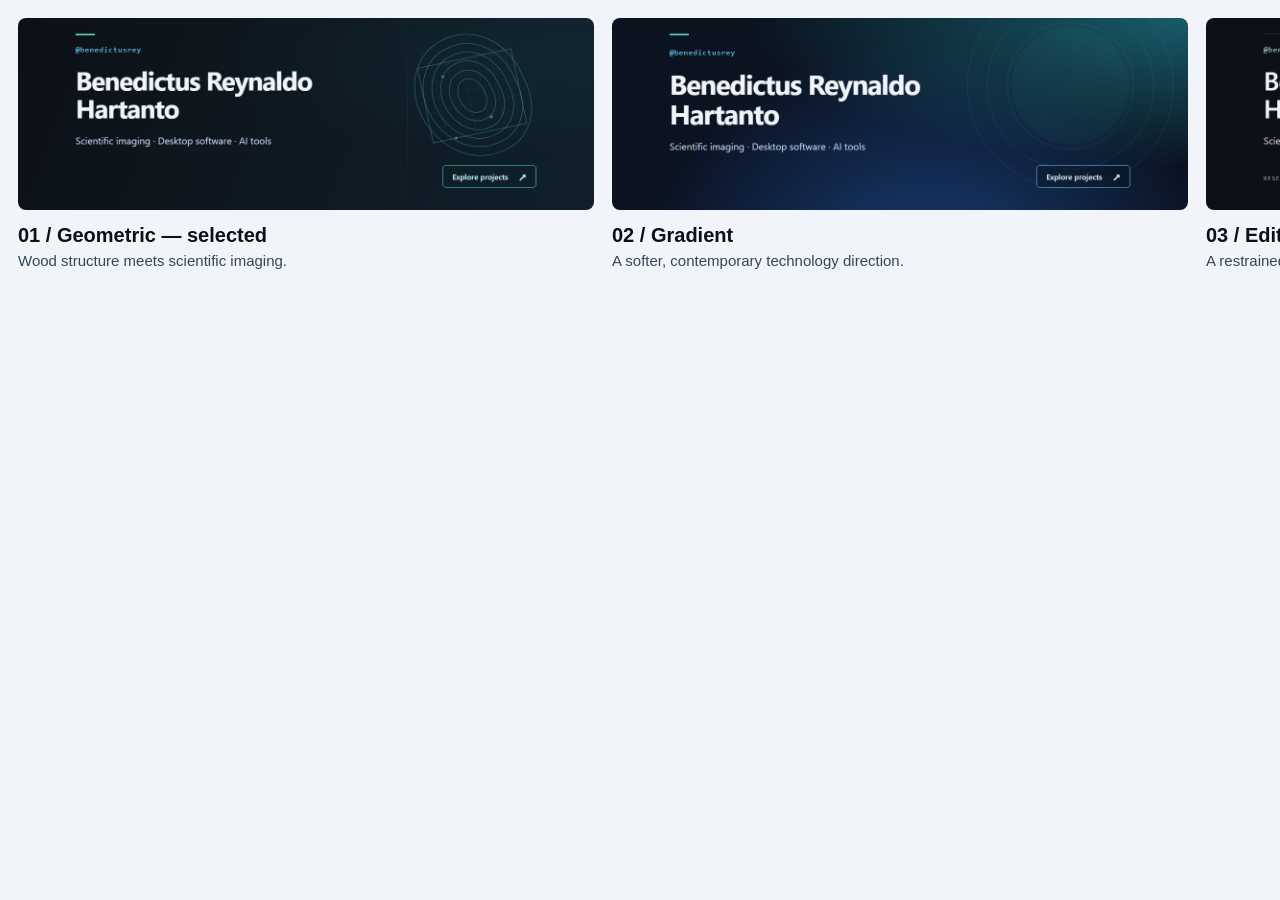
<file: assets/banners/profile/index.html>
<!doctype html><html lang="en"><head><meta charset="utf-8"><title>Profile banner directions</title><style>*{box-sizing:border-box}body{margin:0;background:#f1f5f9;color:#0d1117;font-family:Segoe UI,Arial,sans-serif}.gallery{display:flex;width:1800px;gap:18px;padding:18px}.option{width:576px}.option img{display:block;width:576px;height:192px;border-radius:8px}.option h2{font-size:20px;margin:14px 0 5px}.option p{font-size:15px;margin:0;color:#344657}</style></head><body><main class="gallery"><section class="option"><img src="geometric-1200x400.png" alt="Geometric banner"><h2>01 / Geometric — selected</h2><p>Wood structure meets scientific imaging.</p></section><section class="option"><img src="gradient-1200x400.png" alt="Gradient banner"><h2>02 / Gradient</h2><p>A softer, contemporary technology direction.</p></section><section class="option"><img src="editorial-1200x400.png" alt="Editorial banner"><h2>03 / Editorial</h2><p>A restrained, research-led composition.</p></section></main></body></html>
</file>
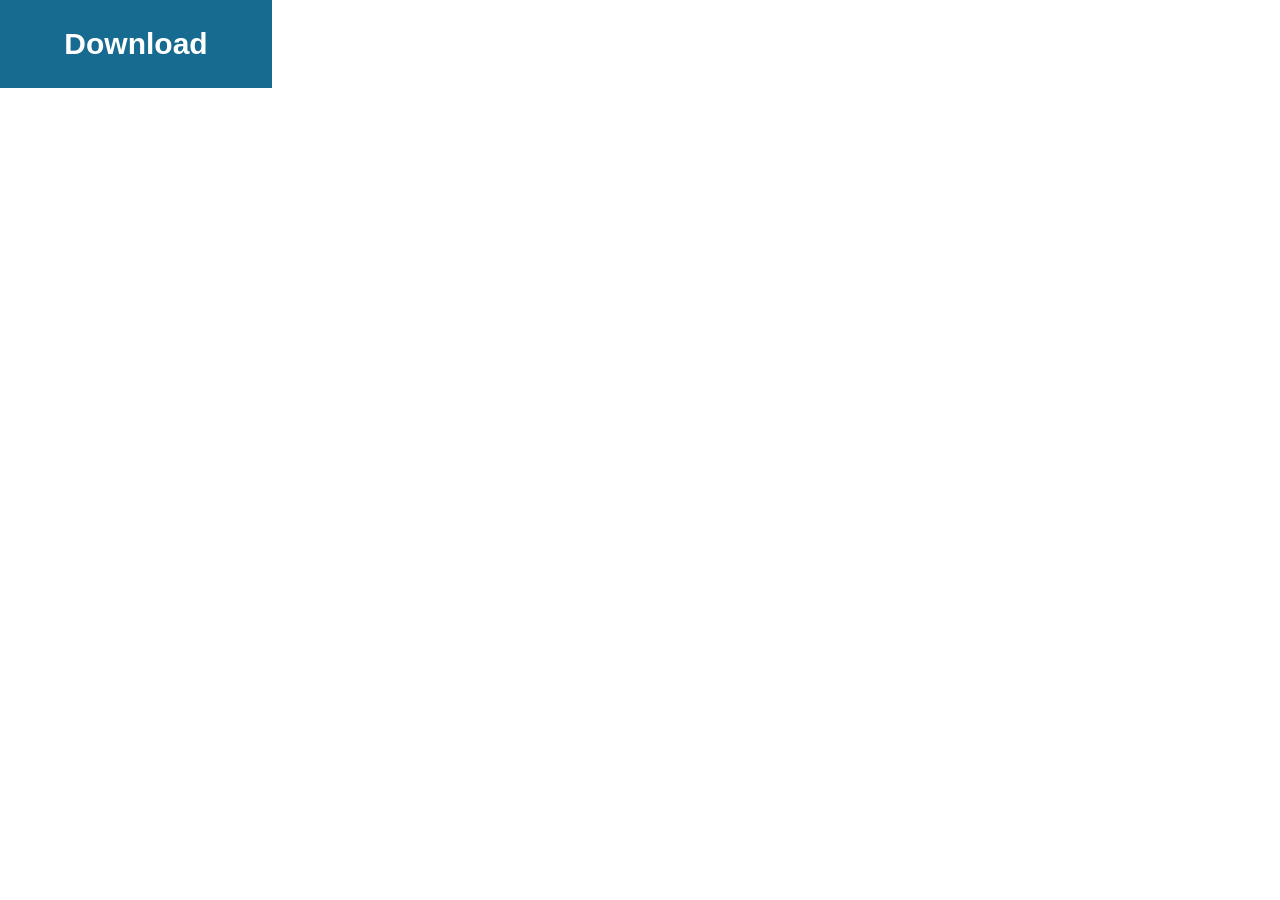
<file: assets/download.html>
<!doctype html><html lang="en"><head><meta charset="utf-8"><title>Download button</title><style>*{box-sizing:border-box}html,body{margin:0;width:272px;height:88px;overflow:hidden}a{display:flex;width:272px;height:88px;align-items:center;justify-content:center;background:#176b91;color:#fff;font:600 30px "Segoe UI",Arial,sans-serif;text-decoration:none}</style></head><body><a href="https://github.com/benedictusrey">Download</a></body></html>
</file>
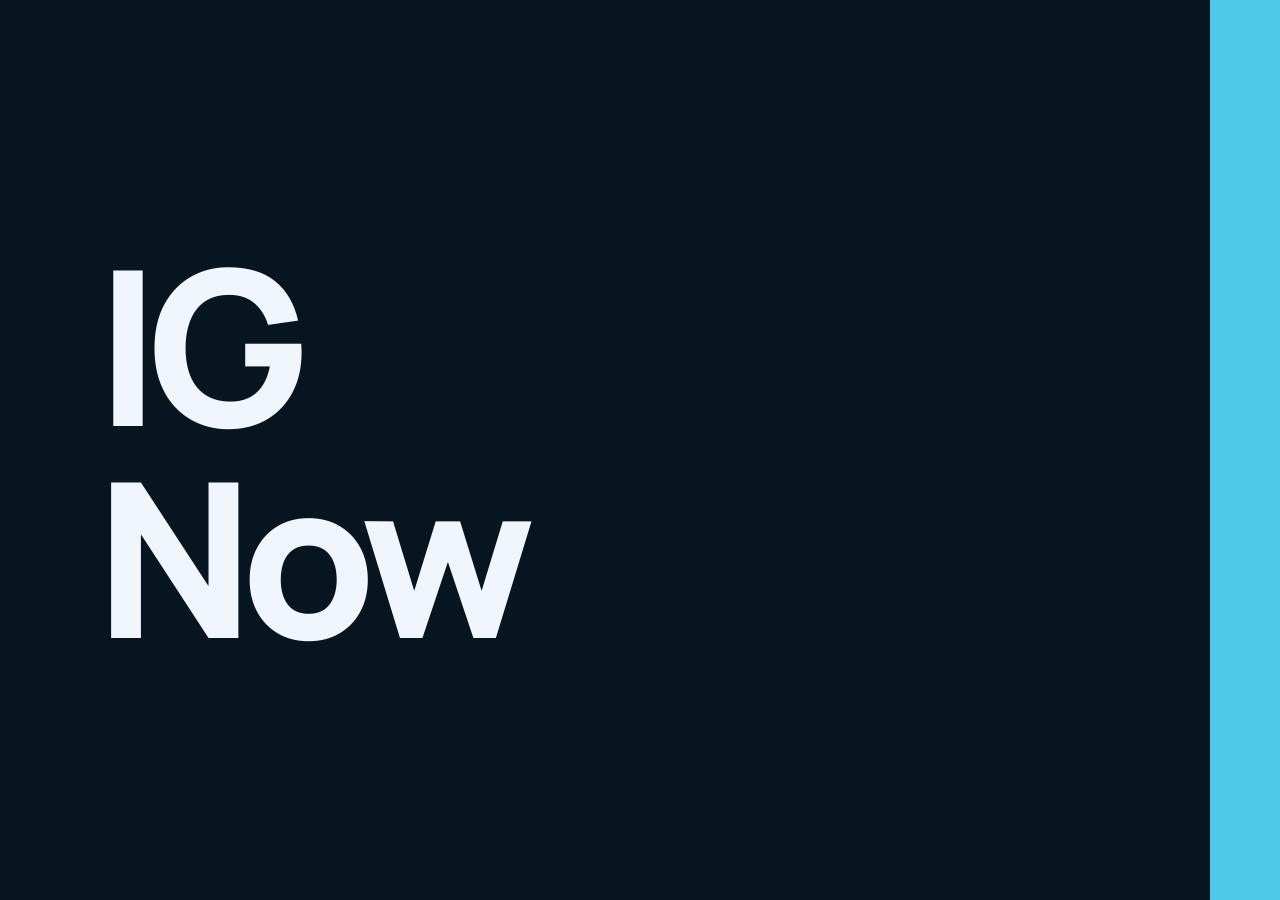
<file: assets/projects/cover.html>
<!doctype html>
<html lang="en">
<head>
  <meta charset="utf-8">
  <title>Project cover source</title>
  <style>
    @font-face {
      font-family: Manrope;
      src: url("fonts/Manrope.ttf") format("truetype");
      font-weight: 200 800;
      font-display: block;
    }
    :root {
      --navy: #071521;
      --surface: #15283a;
      --ink: #f0f6fc;
      --cyan: #50c8e8;
      --wood: #b88a50;
    }
    * { box-sizing: border-box; }
    body { margin: 0; }
    main {
      width: 1800px;
      height: 900px;
      display: grid;
      grid-template-columns: 1210px 590px;
      background: var(--navy);
      color: var(--ink);
    }
    h1 {
      align-self: center;
      margin: 0;
      padding: 0 96px;
      font: 800 216px/.98 Manrope, sans-serif;
      letter-spacing: -.055em;
    }
    h1 span { display: block; }
    figure {
      margin: 0;
      display: grid;
      place-items: center;
      background: var(--cyan);
    }
    img { width: 380px; height: 380px; object-fit: contain; }
  </style>
</head>
<body>
  <main aria-label="Project artwork">
    <h1></h1>
    <figure><img alt=""></figure>
  </main>
  <script>
    const projects = {
      "ig-now": ["IG", "Now"],
      "whatsnow": ["Whats", "Now"],
      "tubenow": ["Tube", "Now"],
      "tiktok-now": ["TikTok", "Now"],
      "x-now": ["X", "Now"],
      "tweak4windows": ["Tweak4", "Windows"]
    };
    const slug = new URLSearchParams(location.search).get("project") || "ig-now";
    if (!Object.hasOwn(projects, slug)) throw new Error("Unknown project");
    const words = projects[slug];
    document.title = `${words.join(" ")} project artwork`;
    for (const word of words) {
      const line = document.createElement("span");
      line.textContent = word;
      document.querySelector("h1").append(line);
    }
    document.querySelector("img").src = `../apps/${slug}.png`;
    document.querySelector("img").alt = `${words.join(" ")} app mark`;
  </script>
</body>
</html>
</file>
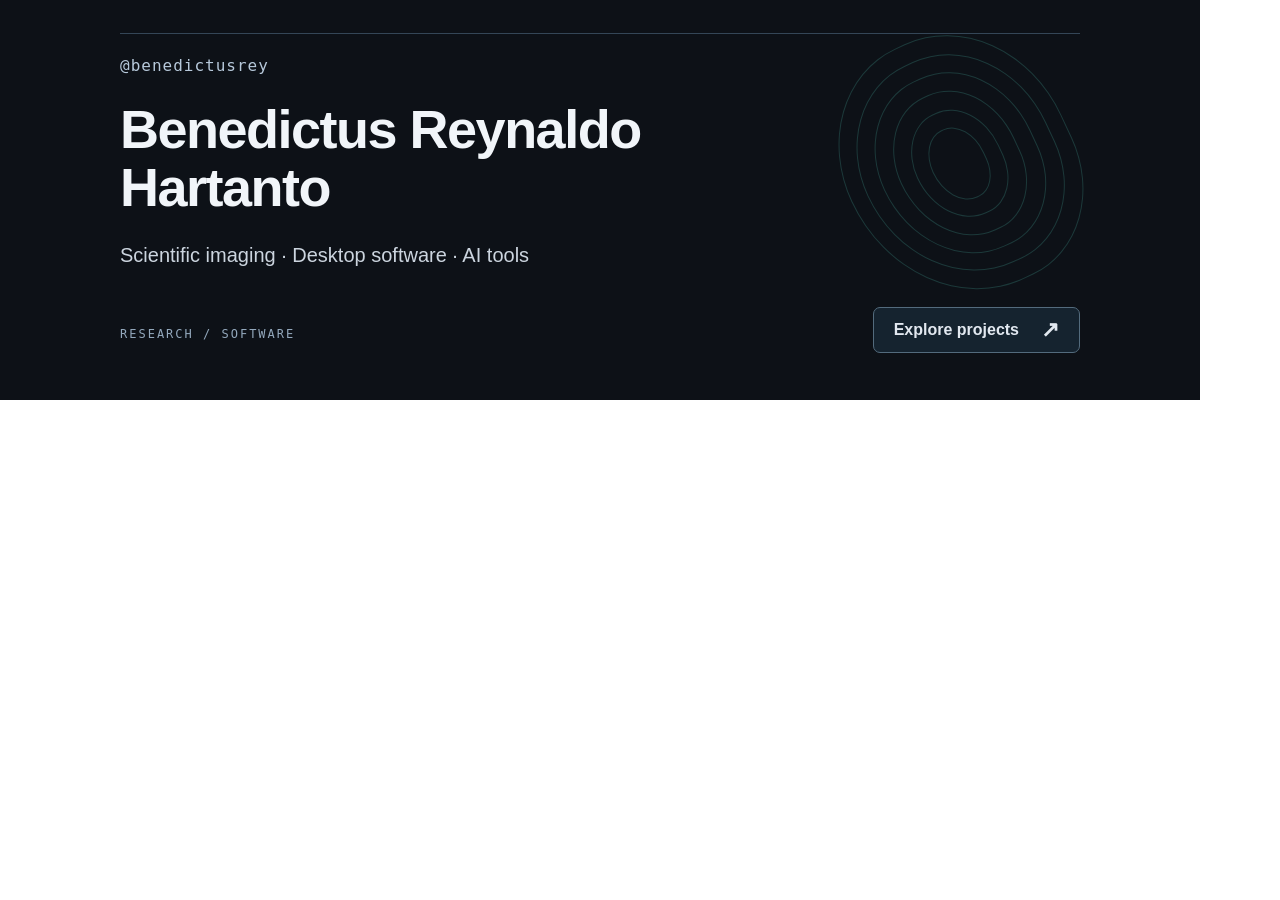
<file: assets/banners/profile/editorial-1200x400.html>
<!doctype html><html lang="en"><head><meta charset="utf-8"><title>Editorial — Benedictus Reynaldo Hartanto</title><link rel="stylesheet" href="styles.css"></head><body><main class="banner editorial" aria-label="Benedictus Reynaldo Hartanto — Scientific imaging, desktop software, AI tools"><div class="rule"></div><div class="content"><p class="handle">@benedictusrey</p><h1 class="name"><span>Benedictus Reynaldo</span><span>Hartanto</span></h1><p class="description">Scientific imaging · Desktop software · AI tools</p></div><div class="motif" aria-hidden="true"><i class="ring r1"></i><i class="ring r2"></i><i class="ring r3"></i><i class="ring r4"></i><i class="ring r5"></i><i class="ring r6"></i><div class="scan"></div><i class="point p1"></i><i class="point p2"></i><i class="point p3"></i></div><div class="cta">Explore projects <span>↗</span></div></main></body></html>
</file>
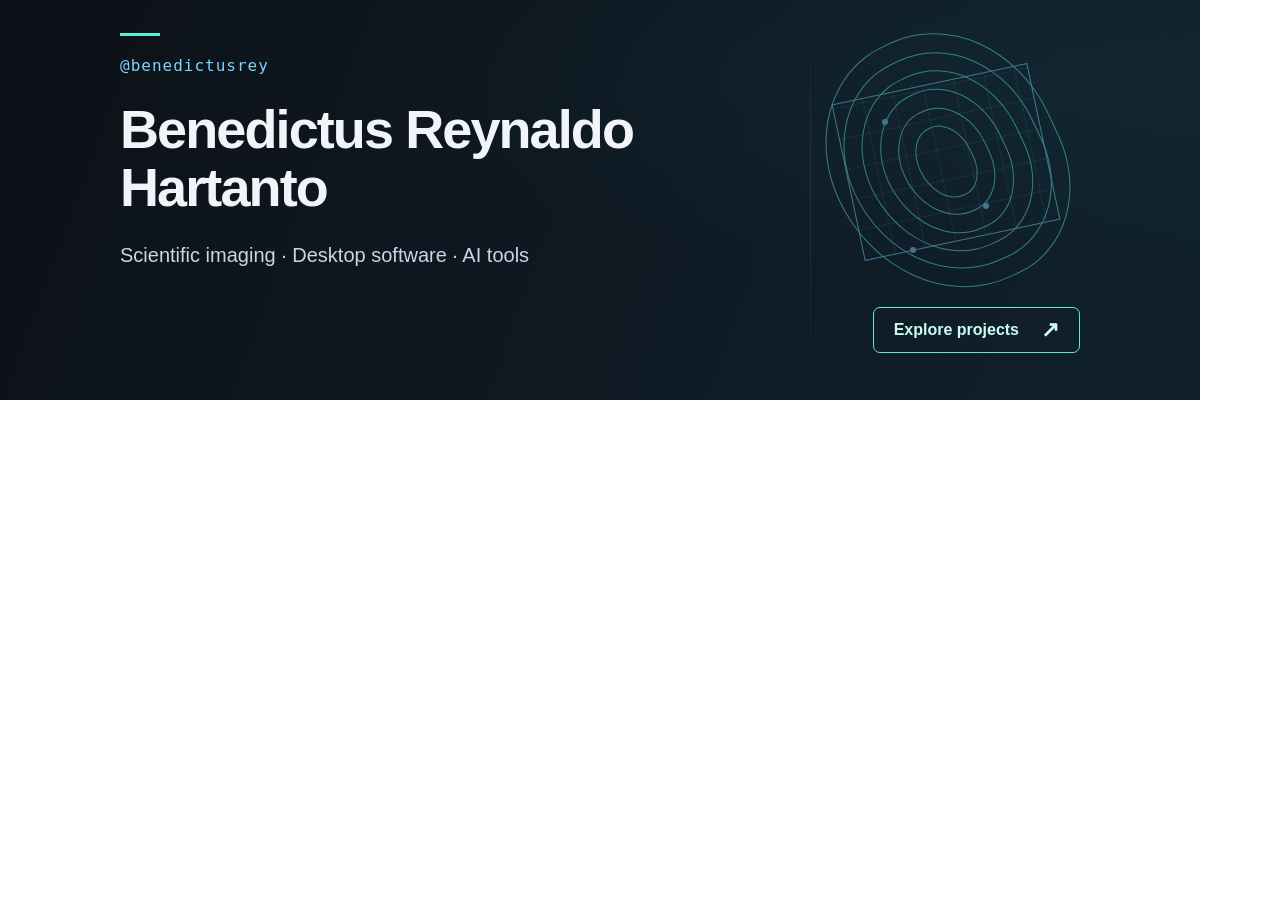
<file: assets/banners/profile/geometric-1200x400.html>
<!doctype html><html lang="en"><head><meta charset="utf-8"><title>Geometric — Benedictus Reynaldo Hartanto</title><link rel="stylesheet" href="styles.css"></head><body><main class="banner geometric" aria-label="Benedictus Reynaldo Hartanto — Scientific imaging, desktop software, AI tools"><div class="rule"></div><div class="content"><p class="handle">@benedictusrey</p><h1 class="name"><span>Benedictus Reynaldo</span><span>Hartanto</span></h1><p class="description">Scientific imaging · Desktop software · AI tools</p></div><div class="motif" aria-hidden="true"><i class="ring r1"></i><i class="ring r2"></i><i class="ring r3"></i><i class="ring r4"></i><i class="ring r5"></i><i class="ring r6"></i><div class="scan"></div><i class="point p1"></i><i class="point p2"></i><i class="point p3"></i></div><div class="cta">Explore projects <span>↗</span></div></main></body></html>
</file>
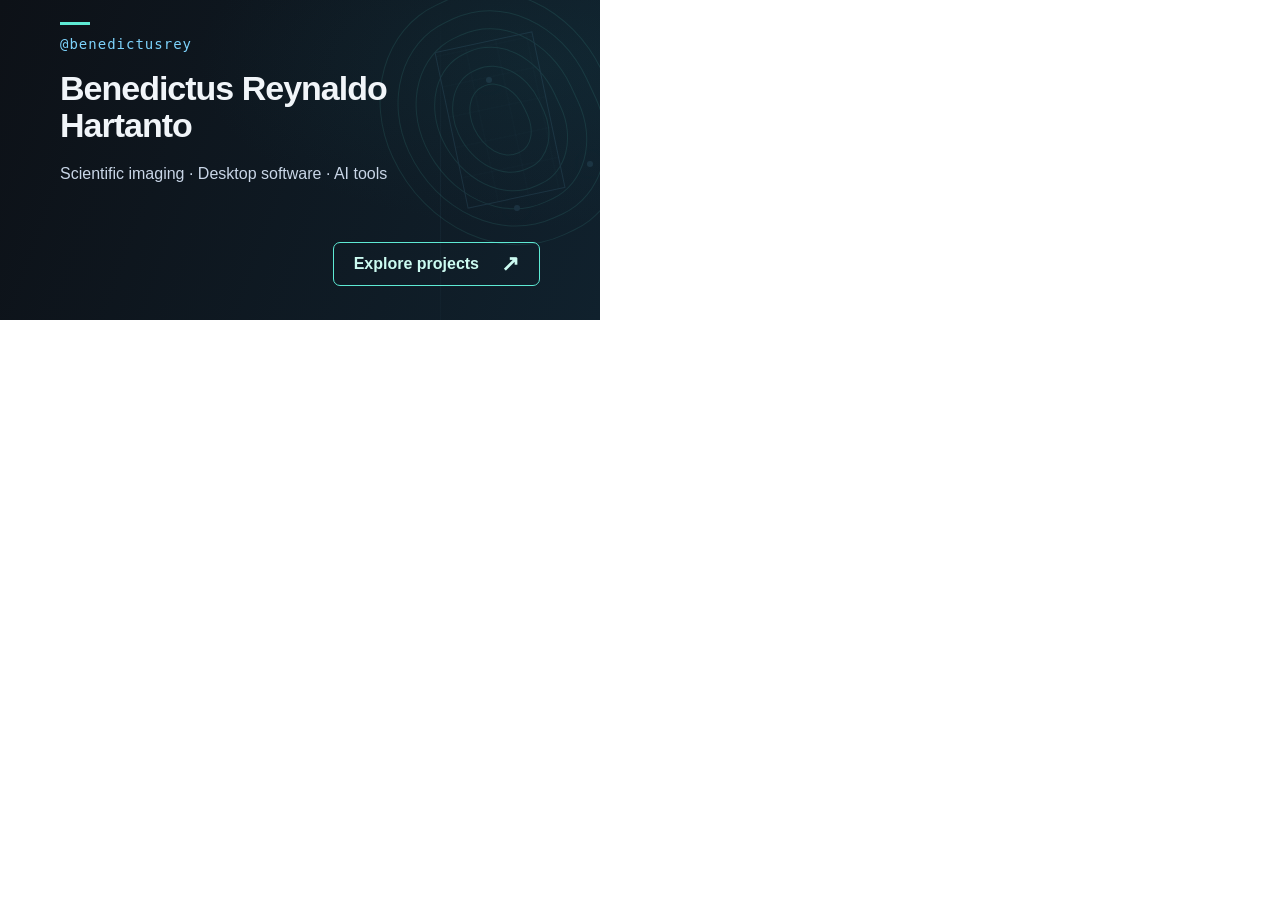
<file: assets/banners/profile/geometric-600x320.html>
<!doctype html><html lang="en"><head><meta charset="utf-8"><title>Geometric — Benedictus Reynaldo Hartanto</title><link rel="stylesheet" href="styles.css"><style>html,body{width:600px;height:320px}.banner{width:600px;height:320px}.content{left:60px;top:36px}.handle{font-size:14px;margin-bottom:18px}.name{font-size:34px;letter-spacing:-1px;line-height:1.1}.description{font-size:16px;margin-top:17px}.cta{right:60px;bottom:34px;height:44px;font-size:16px}.rule{left:60px;top:22px;width:30px}.geometric .motif{right:0;top:5px;width:200px;height:230px;opacity:.10}.geometric:after{left:440px;opacity:.4}</style></head><body><main class="banner geometric" aria-label="Benedictus Reynaldo Hartanto — Scientific imaging, desktop software, AI tools"><div class="rule"></div><div class="content"><p class="handle">@benedictusrey</p><h1 class="name"><span>Benedictus Reynaldo</span><span>Hartanto</span></h1><p class="description">Scientific imaging · Desktop software · AI tools</p></div><div class="motif" aria-hidden="true"><i class="ring r1"></i><i class="ring r2"></i><i class="ring r3"></i><i class="ring r4"></i><i class="ring r5"></i><i class="ring r6"></i><div class="scan"></div><i class="point p1"></i><i class="point p2"></i><i class="point p3"></i></div><div class="cta">Explore projects <span>↗</span></div></main></body></html>
</file>
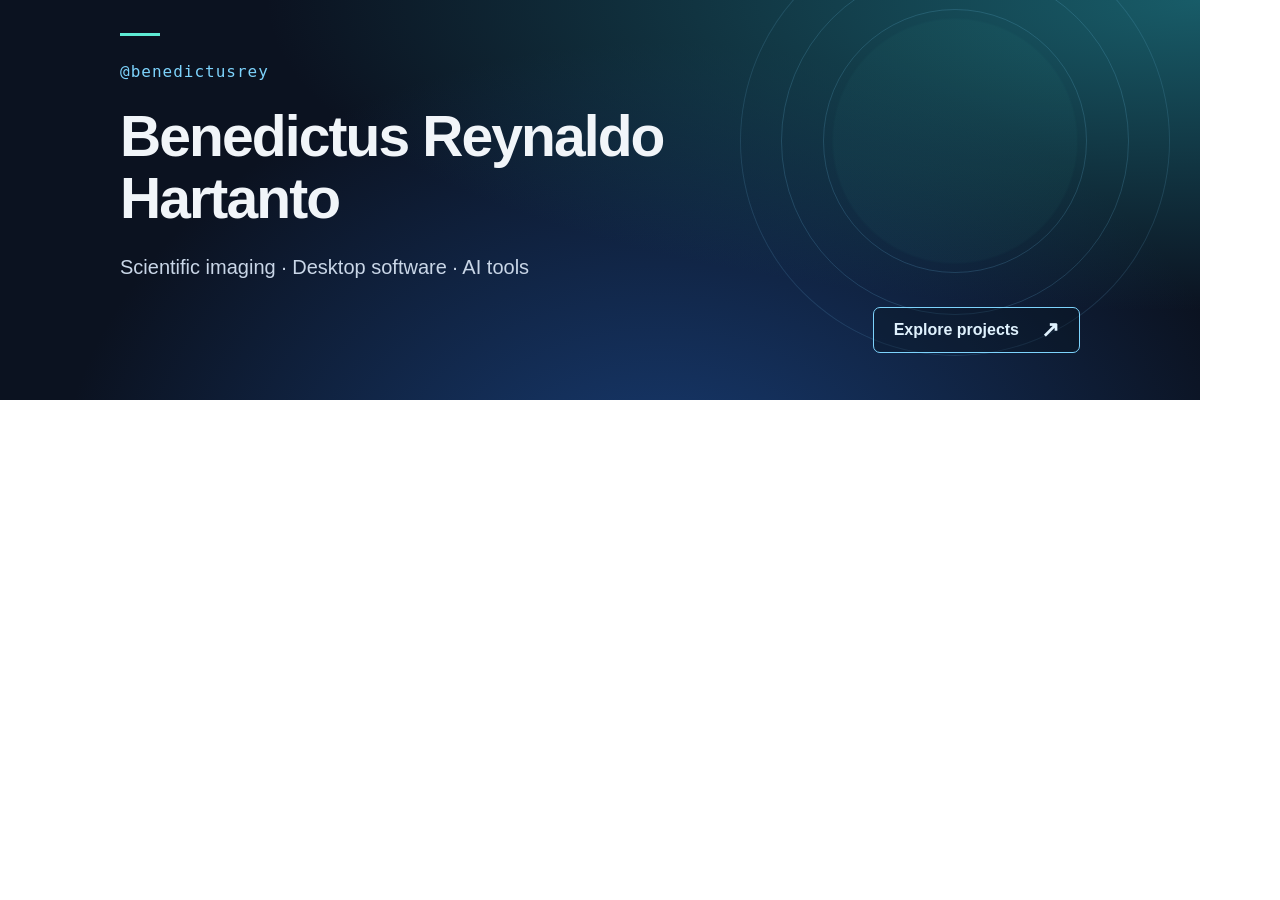
<file: assets/banners/profile/gradient-1200x400.html>
<!doctype html><html lang="en"><head><meta charset="utf-8"><title>Gradient — Benedictus Reynaldo Hartanto</title><link rel="stylesheet" href="styles.css"></head><body><main class="banner gradient" aria-label="Benedictus Reynaldo Hartanto — Scientific imaging, desktop software, AI tools"><div class="rule"></div><div class="content"><p class="handle">@benedictusrey</p><h1 class="name"><span>Benedictus Reynaldo</span><span>Hartanto</span></h1><p class="description">Scientific imaging · Desktop software · AI tools</p></div><div class="motif" aria-hidden="true"><i class="ring r1"></i><i class="ring r2"></i><i class="ring r3"></i><i class="ring r4"></i><i class="ring r5"></i><i class="ring r6"></i><div class="scan"></div><i class="point p1"></i><i class="point p2"></i><i class="point p3"></i></div><div class="cta">Explore projects <span>↗</span></div></main></body></html>
</file>
<file: assets/banners/profile/styles.css>
*{box-sizing:border-box}html,body{margin:0;width:1200px;height:400px;overflow:hidden}body{font-family:"Segoe UI",Arial,sans-serif;-webkit-font-smoothing:antialiased}.banner{width:1200px;height:400px;position:relative;overflow:hidden;color:#f1f5f9;background:#0d1117}.content{position:absolute;left:120px;top:56px;z-index:3}.handle{font:500 16px Consolas,monospace;letter-spacing:1px;color:#7dd3fc;margin:0 0 25px}.name{margin:0;font-size:54px;font-weight:650;line-height:1.08;letter-spacing:-1.9px}.name span{display:block}.description{margin:23px 0 0;font-size:20px;line-height:1.5;color:#c9d6e7}.cta{position:absolute;right:120px;bottom:47px;z-index:4;height:46px;display:flex;align-items:center;gap:22px;padding:0 20px;border:1px solid #5eead4;border-radius:7px;color:#ccfbf1;font-size:16px;font-weight:600}.cta span{font-size:22px}.rule{position:absolute;left:120px;top:33px;width:40px;height:3px;background:#5eead4}.motif{position:absolute;right:104px;top:47px;width:300px;height:230px}.ring{position:absolute;left:50%;top:50%;border:1px solid #5eead4;border-radius:48% 52% 43% 57%;transform:translate(-50%,-50%) rotate(-25deg)}.r1{width:55px;height:76px}.r2{width:88px;height:112px}.r3{width:122px;height:151px}.r4{width:158px;height:188px}.r5{width:193px;height:224px}.r6{width:227px;height:263px}.scan{position:absolute;inset:35px 50px;border:1px solid #7dd3fc;transform:rotate(-12deg);background:repeating-linear-gradient(90deg,transparent 0,transparent 29px,#7dd3fc20 30px,#7dd3fc20 31px),repeating-linear-gradient(0deg,transparent 0,transparent 29px,#7dd3fc20 30px,#7dd3fc20 31px)}.point{width:6px;height:6px;border-radius:50%;position:absolute;background:#7dd3fc;box-shadow:0 0 15px #7dd3fc50}.p1{top:72px;left:86px}.p2{top:156px;left:187px}.p3{top:200px;left:114px}.geometric{background:radial-gradient(ellipse at 90% 20%,#163f493f,transparent 45%),linear-gradient(110deg,#0d1117,#10212d)}.geometric .motif{opacity:.48}.geometric:after{content:"";position:absolute;left:810px;top:0;width:1px;height:400px;background:linear-gradient(transparent,#7dd3fc20,transparent)}.gradient{background:radial-gradient(ellipse at 100% 0%,#185c68 0,transparent 55%),radial-gradient(ellipse at 55% 130%,#183d75 0,transparent 65%),#0b1220}.gradient .content{top:62px}.gradient .name{font-size:57px}.gradient .motif{right:30px;top:-74px;width:430px;height:430px;border:1px solid #7dd3fc28;border-radius:50%;background:radial-gradient(circle,#5eead40a 40%,transparent 41%);opacity:.9}.gradient .motif:before,.gradient .motif:after{content:"";position:absolute;inset:40px;border:1px solid #7dd3fc30;border-radius:50%}.gradient .motif:after{inset:82px}.gradient .motif>*{display:none}.gradient .cta{border-color:#7dd3fc;color:#e0f2fe;background:#07121b55}.editorial{background:#0d1117}.editorial .motif{opacity:.18;right:91px;top:49px}.editorial .motif .scan,.editorial .motif .point{display:none}.editorial .name{font-weight:600;font-size:54px;letter-spacing:-1.5px}.editorial .handle{color:#b7c9db}.editorial .description{color:#ccd5df}.editorial .rule{width:960px;height:1px;background:#344657}.editorial .cta{border-color:#536b7d;background:#15232f;color:#e2e8f0}.editorial:after{content:"RESEARCH / SOFTWARE";position:absolute;left:120px;bottom:59px;font:500 12px Consolas,monospace;letter-spacing:2px;color:#93a8bc}
</file>
